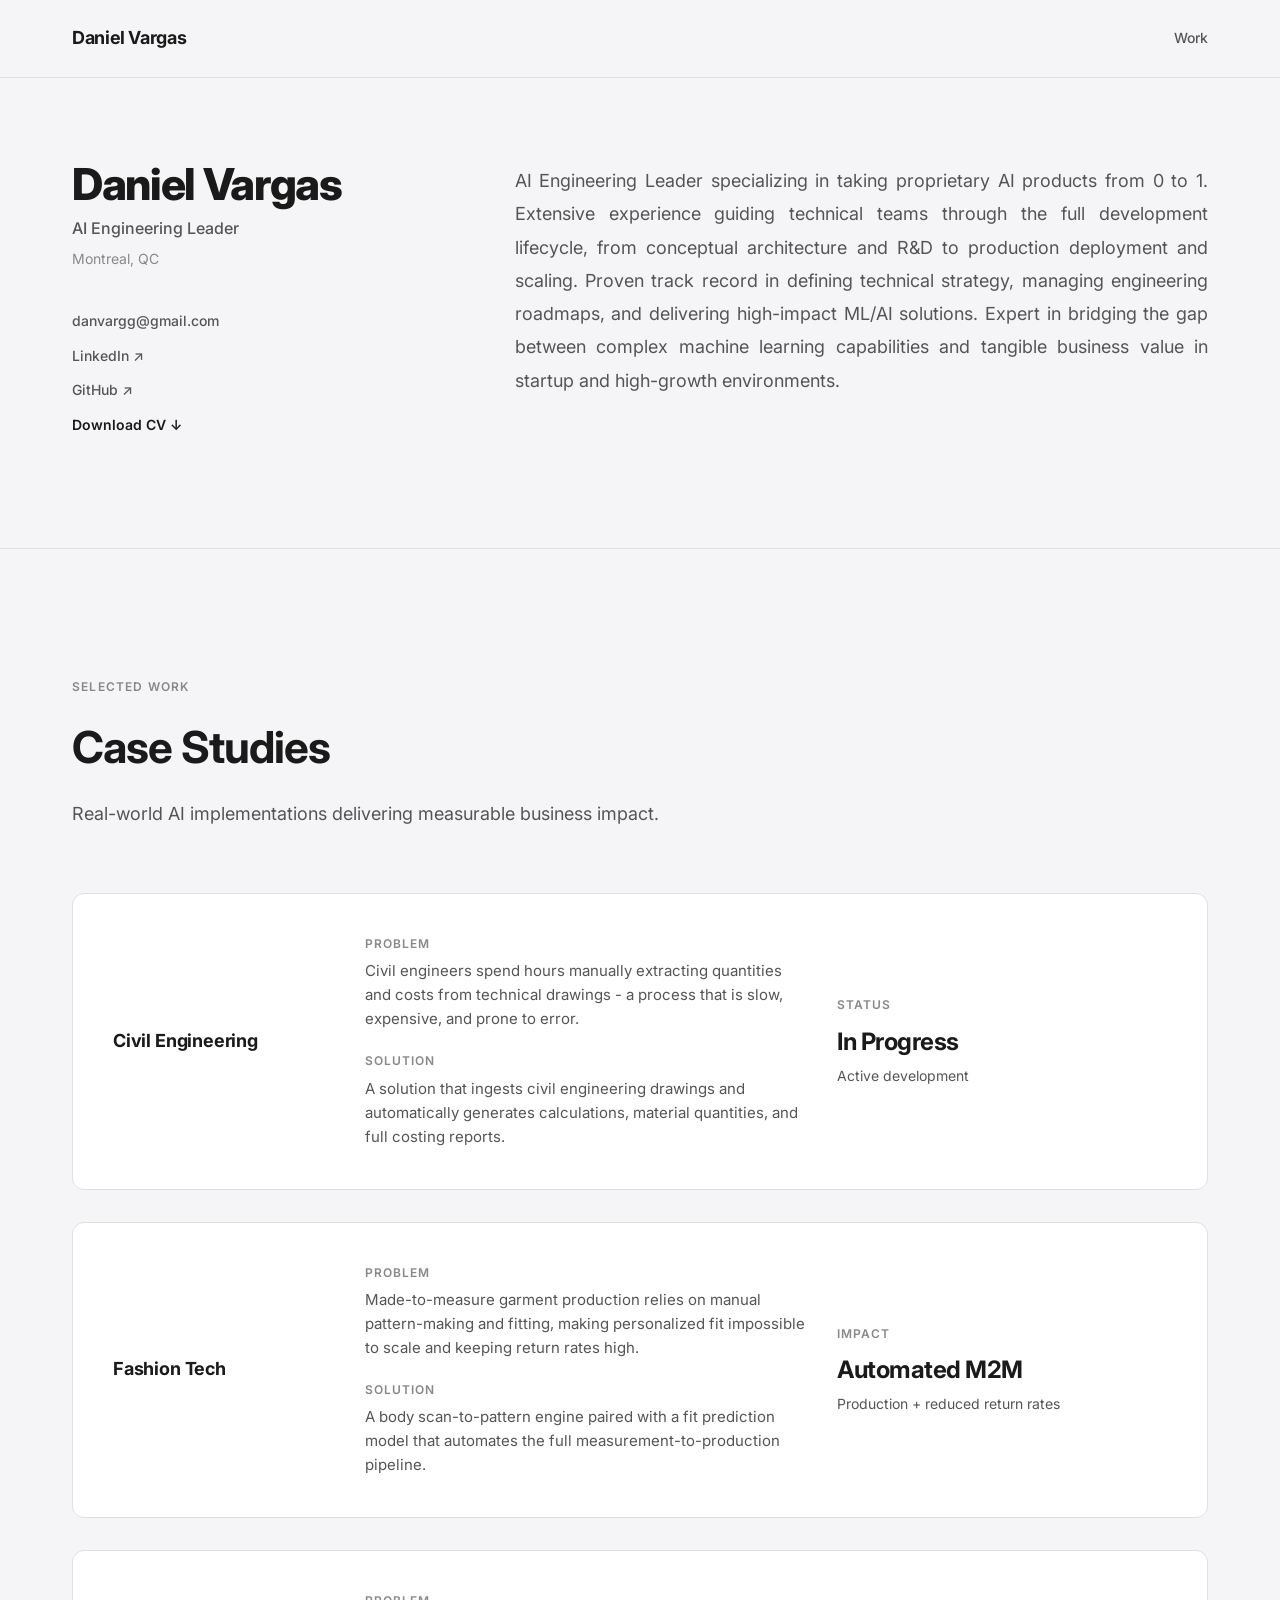
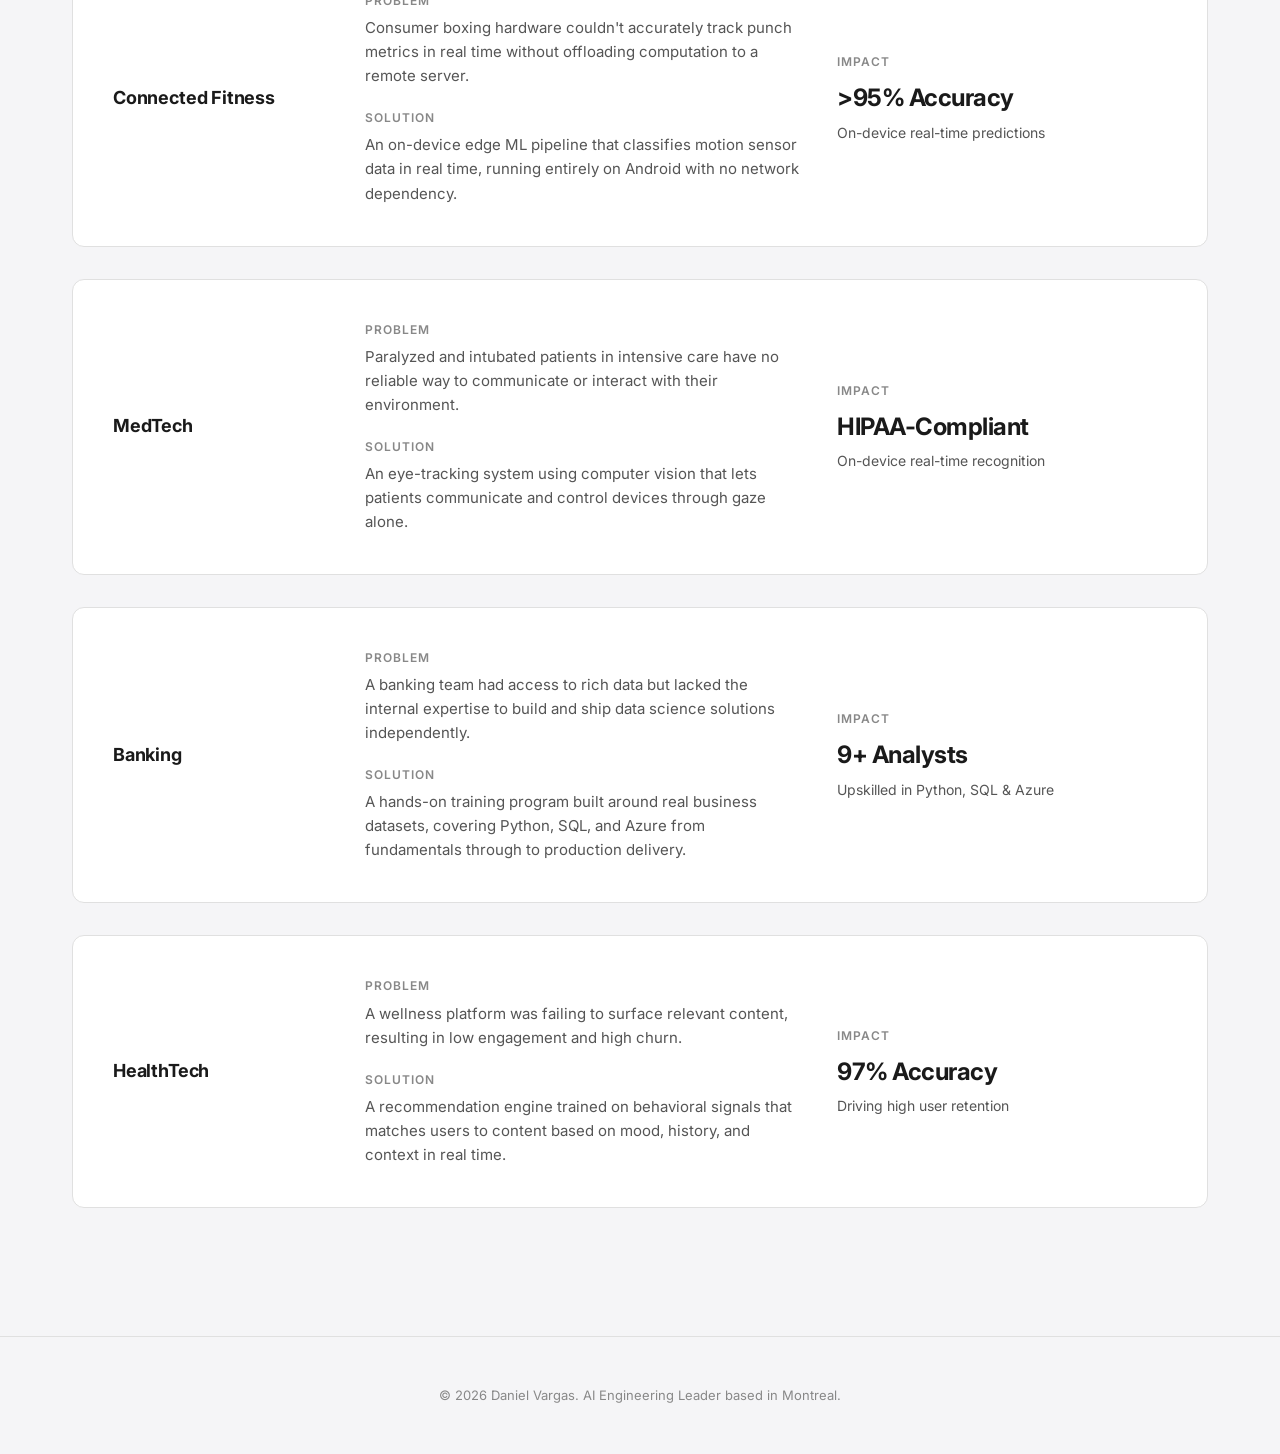
<file: index.html>
<!DOCTYPE html>
<html lang="en">

<head>
    <meta charset="UTF-8">
    <meta name="viewport" content="width=device-width, initial-scale=1.0">
    <title>Daniel Vargas | AI Engineering Leader</title>
    <meta name="description"
        content="AI Engineering Leader specializing in taking proprietary AI products from 0 to 1.">
    <link rel="icon" type="image/svg+xml"
        href="data:image/svg+xml,<svg xmlns='http://www.w3.org/2000/svg' viewBox='0 0 100 100'><rect width='100' height='100' rx='12' fill='%231a1a1a'/><text x='50' y='68' font-family='Inter,Helvetica,sans-serif' font-size='48' font-weight='600' fill='%23F5F5F7' text-anchor='middle'>DV</text></svg>">
    <link rel="preconnect" href="https://fonts.googleapis.com">
    <link rel="preconnect" href="https://fonts.gstatic.com" crossorigin>
    <link href="https://fonts.googleapis.com/css2?family=Inter:wght@400;500;600;700;800&display=swap" rel="stylesheet">
    <link rel="stylesheet" href="styles.css">
</head>

<body>
    <!-- Navigation -->
    <nav>
        <div class="nav-content">
            <div class="logo">Daniel Vargas</div>
            <div class="nav-links">
                <a href="#work">Work</a>
            </div>
        </div>
    </nav>

    <!-- Bio Section -->
    <section class="bio">
        <div class="container">
            <div class="bio-layout">
                <div class="bio-identity">
                    <div class="bio-name">Daniel Vargas</div>
                    <div class="bio-title">AI Engineering Leader</div>
                    <div class="bio-location">Montreal, QC</div>
                    <div class="bio-links">
                        <a href="mailto:danvargg@gmail.com">danvargg@gmail.com</a>
                        <a href="https://linkedin.com/in/danvargg" target="_blank">LinkedIn ↗</a>
                        <a href="https://github.com/danvargg" target="_blank">GitHub ↗</a>
                        <a href="docs/Daniel_Vargas_CV_2026-en-final.pdf" download class="bio-cv-link">Download CV ↓</a>
                    </div>
                </div>
                <p class="bio-text">AI Engineering Leader specializing in taking proprietary AI products from 0 to 1.
                    Extensive experience guiding technical teams through the full development lifecycle, from conceptual
                    architecture and R&D to production deployment and scaling. Proven track record in defining technical
                    strategy, managing engineering roadmaps, and delivering high-impact ML/AI solutions. Expert in
                    bridging the gap between complex machine learning capabilities and tangible business value in
                    startup and high-growth environments.</p>
            </div>
        </div>
    </section>

    <!-- Case Studies Section -->
    <section class="case-studies" id="work">
        <div class="container">
            <div class="case-studies-header">
                <div class="section-label">Selected Work</div>
                <h2>Case Studies</h2>
                <p class="section-description">Real-world AI implementations delivering measurable business impact.</p>
            </div>

            <div class="cases-grid">
                <!-- Civil Engineering (WIP) -->
                <a href="projects/civil-engineering.html" class="case-card-link">
                    <div class="case-card">
                        <div class="case-company">
                            <div class="case-industry">Civil Engineering</div>
                        </div>
                        <div class="case-problem-solution">
                            <div>
                                <h4>Problem</h4>
                                <p>Civil engineers spend hours manually extracting quantities and costs from technical
                                    drawings - a process that is slow, expensive, and prone to error.</p>
                            </div>
                            <div>
                                <h4>Solution</h4>
                                <p>A solution that ingests civil engineering drawings and automatically generates
                                    calculations, material quantities, and full costing reports.</p>
                            </div>
                        </div>
                        <div class="case-impact">
                            <h4>Status</h4>
                            <div class="impact-metric">In Progress</div>
                            <div class="impact-desc">Active development</div>
                        </div>
                    </div>
                </a>

                <!-- Fashion Tech -->
                <a href="projects/fashion-tech.html" class="case-card-link">
                    <div class="case-card">
                        <div class="case-company">
                            <div class="case-industry">Fashion Tech</div>
                        </div>
                        <div class="case-problem-solution">
                            <div>
                                <h4>Problem</h4>
                                <p>Made-to-measure garment production relies on manual pattern-making and fitting,
                                    making personalized fit impossible to scale and keeping return rates high.</p>
                            </div>
                            <div>
                                <h4>Solution</h4>
                                <p>A body scan-to-pattern engine paired with a fit prediction model that
                                    automates the full measurement-to-production pipeline.</p>
                            </div>
                        </div>
                        <div class="case-impact">
                            <h4>Impact</h4>
                            <div class="impact-metric">Automated M2M</div>
                            <div class="impact-desc">Production + reduced return rates</div>
                        </div>
                    </div>
                </a>

                <!-- Connected Fitness -->
                <a href="projects/connected-fitness.html" class="case-card-link">
                    <div class="case-card">
                        <div class="case-company">
                            <div class="case-industry">Connected Fitness</div>
                        </div>
                        <div class="case-problem-solution">
                            <div>
                                <h4>Problem</h4>
                                <p>Consumer boxing hardware couldn't accurately track punch metrics in real time without
                                    offloading computation to a remote server.</p>
                            </div>
                            <div>
                                <h4>Solution</h4>
                                <p>An on-device edge ML pipeline that classifies motion sensor data in real time,
                                    running entirely on Android with no network dependency.</p>
                            </div>
                        </div>
                        <div class="case-impact">
                            <h4>Impact</h4>
                            <div class="impact-metric">>95% Accuracy</div>
                            <div class="impact-desc">On-device real-time predictions</div>
                        </div>
                    </div>
                </a>

                <!-- MedTech -->
                <a href="projects/medtech.html" class="case-card-link">
                    <div class="case-card">
                        <div class="case-company">
                            <div class="case-industry">MedTech</div>
                        </div>
                        <div class="case-problem-solution">
                            <div>
                                <h4>Problem</h4>
                                <p>Paralyzed and intubated patients in intensive care have no reliable way to
                                    communicate or interact with their environment.</p>
                            </div>
                            <div>
                                <h4>Solution</h4>
                                <p>An eye-tracking system using computer vision that lets patients communicate and
                                    control devices through gaze alone.</p>
                            </div>
                        </div>
                        <div class="case-impact">
                            <h4>Impact</h4>
                            <div class="impact-metric">HIPAA-Compliant</div>
                            <div class="impact-desc">On-device real-time recognition</div>
                        </div>
                    </div>
                </a>

                <!-- Banking -->
                <a href="projects/banking.html" class="case-card-link">
                    <div class="case-card">
                        <div class="case-company">
                            <div class="case-industry">Banking</div>
                        </div>
                        <div class="case-problem-solution">
                            <div>
                                <h4>Problem</h4>
                                <p>A banking team had access to rich data but lacked the internal expertise to build and
                                    ship data science solutions independently.</p>
                            </div>
                            <div>
                                <h4>Solution</h4>
                                <p>A hands-on training program built around real business datasets, covering Python,
                                    SQL, and Azure from fundamentals through to production delivery.</p>
                            </div>
                        </div>
                        <div class="case-impact">
                            <h4>Impact</h4>
                            <div class="impact-metric">9+ Analysts</div>
                            <div class="impact-desc">Upskilled in Python, SQL & Azure</div>
                        </div>
                    </div>
                </a>

                <!-- HealthTech -->
                <a href="projects/wellness.html" class="case-card-link">
                    <div class="case-card">
                        <div class="case-company">
                            <div class="case-industry">HealthTech</div>
                        </div>
                        <div class="case-problem-solution">
                            <div>
                                <h4>Problem</h4>
                                <p>A wellness platform was failing to surface relevant content,
                                    resulting in low engagement and high churn.</p>
                            </div>
                            <div>
                                <h4>Solution</h4>
                                <p>A recommendation engine trained on behavioral signals that matches users to content
                                    based on mood, history, and context in real time.</p>
                            </div>
                        </div>
                        <div class="case-impact">
                            <h4>Impact</h4>
                            <div class="impact-metric">97% Accuracy</div>
                            <div class="impact-desc">Driving high user retention</div>
                        </div>
                    </div>
                </a>
            </div>
        </div>
    </section>

    <!-- Footer -->
    <footer>
        <div class="container">
            <div class="copyright">
                © 2026 Daniel Vargas. AI Engineering Leader based in Montreal.
            </div>
        </div>
    </footer>
</body>

</html>
</file>
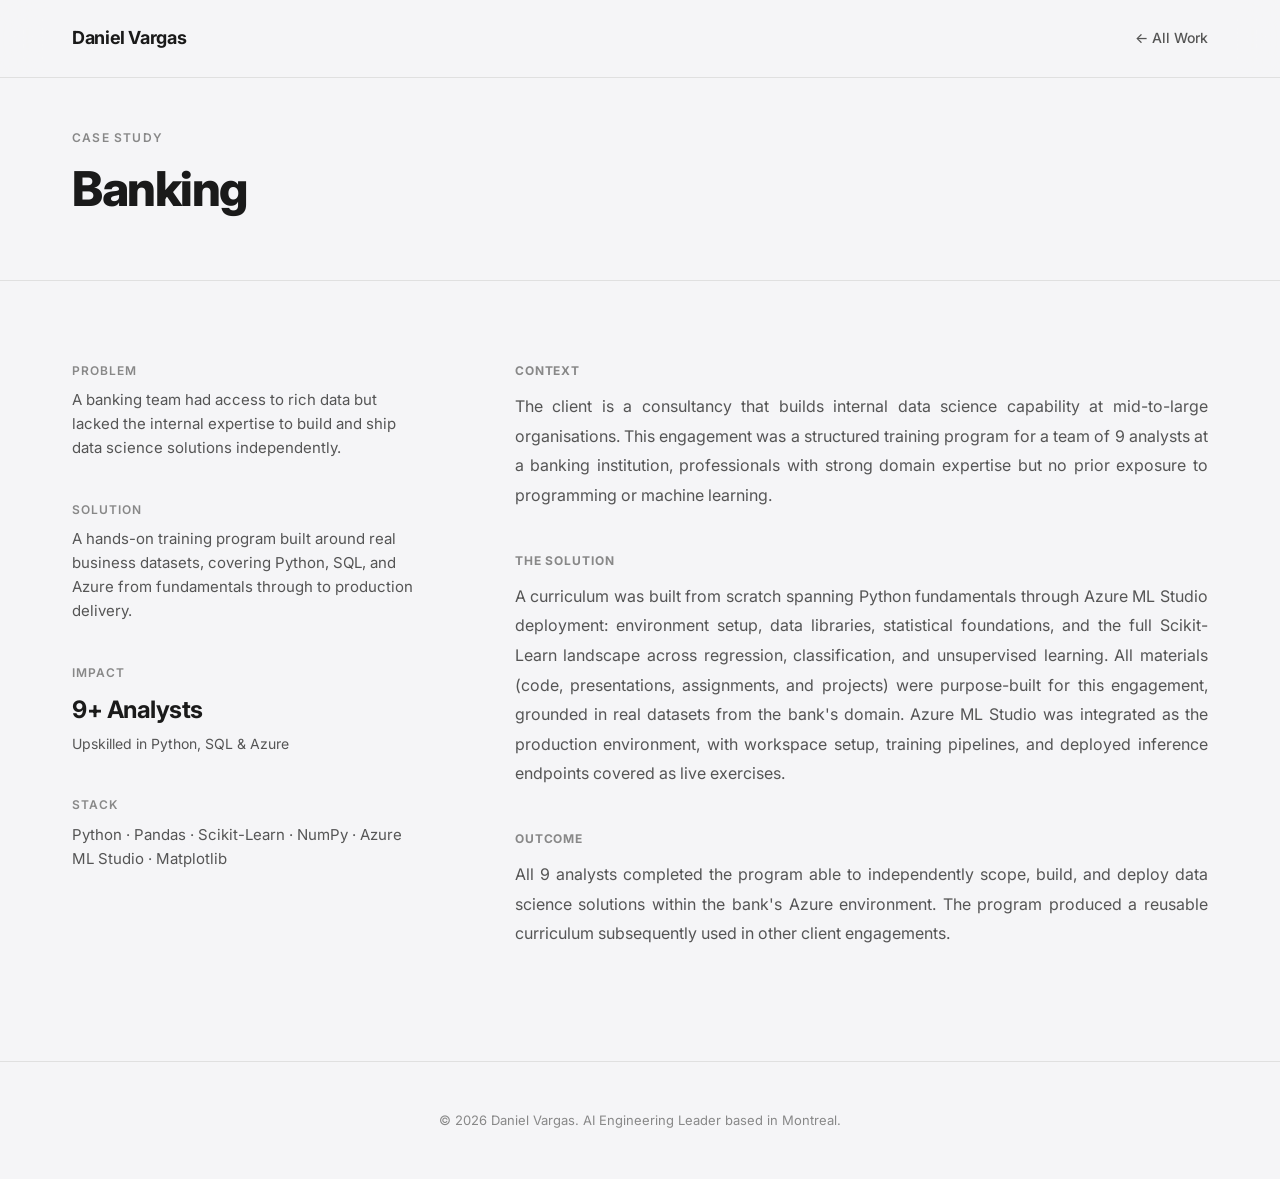
<file: projects/banking.html>
<!DOCTYPE html>
<html lang="en">

<head>
    <meta charset="UTF-8">
    <meta name="viewport" content="width=device-width, initial-scale=1.0">
    <title>Banking — Daniel Vargas</title>
    <meta name="description"
        content="Hands-on data science training program that upskilled a banking team in Python, SQL, and Azure.">
    <link rel="icon" type="image/svg+xml"
        href="data:image/svg+xml,<svg xmlns='http://www.w3.org/2000/svg' viewBox='0 0 100 100'><rect width='100' height='100' rx='12' fill='%231a1a1a'/><text x='50' y='68' font-family='Inter,Helvetica,sans-serif' font-size='48' font-weight='600' fill='%23F5F5F7' text-anchor='middle'>DV</text></svg>">
    <link rel="preconnect" href="https://fonts.googleapis.com">
    <link rel="preconnect" href="https://fonts.gstatic.com" crossorigin>
    <link href="https://fonts.googleapis.com/css2?family=Inter:wght@400;500;600;700;800&display=swap" rel="stylesheet">
    <link rel="stylesheet" href="../styles.css">
</head>

<body>
    <nav>
        <div class="nav-content">
            <a href="../index.html" class="logo">Daniel Vargas</a>
            <div class="nav-links">
                <a href="../index.html#work">← All Work</a>
            </div>
        </div>
    </nav>

    <header class="project-header">
        <div class="container">
            <div class="section-label">Case Study</div>
            <div class="case-industry">Banking</div>
        </div>
    </header>

    <div class="container">
        <div class="project-layout">
            <div class="project-sidebar">
                <div class="project-sidebar-block">
                    <h4>Problem</h4>
                    <p>A banking team had access to rich data but lacked the internal expertise to build and ship data
                        science solutions independently.</p>
                </div>
                <div class="project-sidebar-block">
                    <h4>Solution</h4>
                    <p>A hands-on training program built around real business datasets, covering Python, SQL, and Azure
                        from fundamentals through to production delivery.</p>
                </div>
                <div class="project-sidebar-block">
                    <h4>Impact</h4>
                    <div class="impact-metric">9+ Analysts</div>
                    <div class="impact-desc">Upskilled in Python, SQL & Azure</div>
                </div>
                <div class="project-sidebar-block">
                    <h4>Stack</h4>
                    <p>Python · Pandas · Scikit-Learn · NumPy · Azure ML Studio · Matplotlib</p>
                </div>
            </div>

            <div class="project-narrative">
                <div>
                    <h3>Context</h3>
                    <p>The client is a consultancy that builds internal data science capability at mid-to-large
                        organisations. This engagement was a structured training program for a team of 9 analysts at a
                        banking institution, professionals with strong domain expertise but no prior exposure to
                        programming or machine learning.</p>
                </div>
                <div>
                    <h3>The solution</h3>
                    <p>A curriculum was built from scratch spanning Python fundamentals through Azure ML Studio
                        deployment: environment setup, data libraries, statistical
                        foundations, and the full Scikit-Learn landscape across regression, classification, and
                        unsupervised learning. All materials (code, presentations, assignments, and projects) were
                        purpose-built for this engagement, grounded in real datasets from the bank's domain. Azure ML
                        Studio was integrated as the production environment, with workspace setup, training pipelines,
                        and deployed inference endpoints covered as live exercises.</p>
                </div>
                <div>
                    <h3>Outcome</h3>
                    <p>All 9 analysts completed the program able to independently scope, build, and deploy data science
                        solutions within the bank's Azure environment. The program produced a reusable curriculum
                        subsequently used in other client engagements.</p>
                </div>
            </div>
        </div>
    </div>

    <footer>
        <div class="container">
            <div class="copyright">
                © 2026 Daniel Vargas. AI Engineering Leader based in Montreal.
            </div>
        </div>
    </footer>
</body>

</html>
</file>
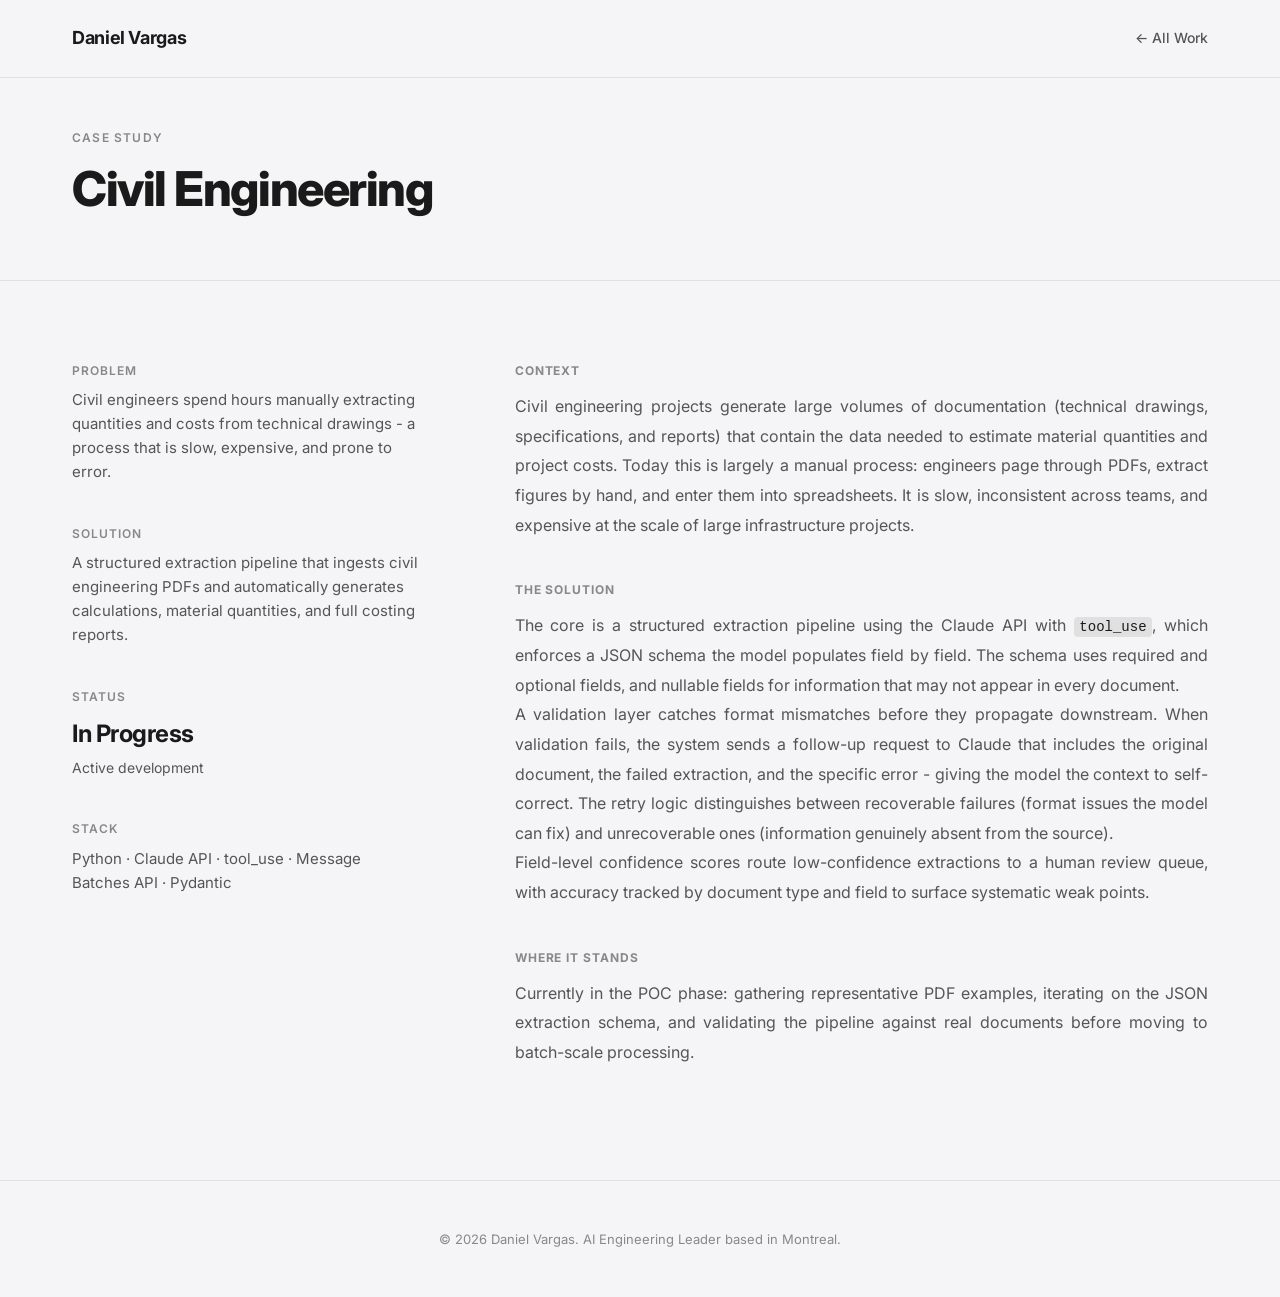
<file: projects/civil-engineering.html>
<!DOCTYPE html>
<html lang="en">

<head>
    <meta charset="UTF-8">
    <meta name="viewport" content="width=device-width, initial-scale=1.0">
    <title>Civil Engineering — Daniel Vargas</title>
    <meta name="description"
        content="Structured data extraction pipeline for civil engineering documents using the Claude API.">
    <link rel="icon" type="image/svg+xml"
        href="data:image/svg+xml,<svg xmlns='http://www.w3.org/2000/svg' viewBox='0 0 100 100'><rect width='100' height='100' rx='12' fill='%231a1a1a'/><text x='50' y='68' font-family='Inter,Helvetica,sans-serif' font-size='48' font-weight='600' fill='%23F5F5F7' text-anchor='middle'>DV</text></svg>">
    <link rel="preconnect" href="https://fonts.googleapis.com">
    <link rel="preconnect" href="https://fonts.gstatic.com" crossorigin>
    <link href="https://fonts.googleapis.com/css2?family=Inter:wght@400;500;600;700;800&display=swap" rel="stylesheet">
    <link rel="stylesheet" href="../styles.css">
</head>

<body>
    <nav>
        <div class="nav-content">
            <a href="../index.html" class="logo">Daniel Vargas</a>
            <div class="nav-links">
                <a href="../index.html#work">← All Work</a>
            </div>
        </div>
    </nav>

    <header class="project-header">
        <div class="container">
            <div class="section-label">Case Study</div>
            <div class="case-industry">Civil Engineering</div>
        </div>
    </header>

    <div class="container">
        <div class="project-layout">
            <div class="project-sidebar">
                <div class="project-sidebar-block">
                    <h4>Problem</h4>
                    <p>Civil engineers spend hours manually extracting quantities and costs from technical drawings - a
                        process that is slow, expensive, and prone to error.</p>
                </div>
                <div class="project-sidebar-block">
                    <h4>Solution</h4>
                    <p>A structured extraction pipeline that ingests civil engineering PDFs and automatically generates
                        calculations, material quantities, and full costing reports.</p>
                </div>
                <div class="project-sidebar-block">
                    <h4>Status</h4>
                    <div class="impact-metric">In Progress</div>
                    <div class="impact-desc">Active development</div>
                </div>
                <div class="project-sidebar-block">
                    <h4>Stack</h4>
                    <p>Python · Claude API · tool_use · Message Batches API · Pydantic</p>
                </div>
            </div>

            <div class="project-narrative">
                <div>
                    <h3>Context</h3>
                    <p>Civil engineering projects generate large volumes of documentation (technical drawings,
                        specifications, and reports) that contain the data needed to estimate material quantities and
                        project costs. Today this is largely a manual process: engineers page through PDFs, extract
                        figures by hand, and enter them into spreadsheets. It is slow, inconsistent across teams, and
                        expensive at the scale of large infrastructure projects.</p>
                </div>
                <div>
                    <h3>The solution</h3>
                    <p>The core is a structured extraction pipeline using the Claude API with <code>tool_use</code>,
                        which enforces a JSON schema the model populates field by field. The schema uses required and
                        optional fields, and nullable fields for information that may not appear in every document.</p>
                    <p>A validation layer catches format mismatches before they propagate downstream. When
                        validation fails, the system sends a follow-up request to Claude that includes the original
                        document, the failed extraction, and the specific error - giving the model the context to
                        self-correct. The retry logic distinguishes between recoverable failures (format issues the
                        model can fix) and unrecoverable ones (information genuinely absent from the source).</p>
                    <p> Field-level confidence scores route low-confidence extractions to a human review queue, with
                        accuracy tracked by document type and field to surface systematic weak points.
                    </p>
                </div>
                <div>
                    <h3>Where It Stands</h3>
                    <p>Currently in the POC phase: gathering representative PDF examples, iterating on the JSON
                        extraction schema, and validating the pipeline against real documents before moving to
                        batch-scale processing.</p>
                </div>
            </div>
        </div>
    </div>

    <footer>
        <div class="container">
            <div class="copyright">
                © 2026 Daniel Vargas. AI Engineering Leader based in Montreal.
            </div>
        </div>
    </footer>
</body>

</html>
</file>
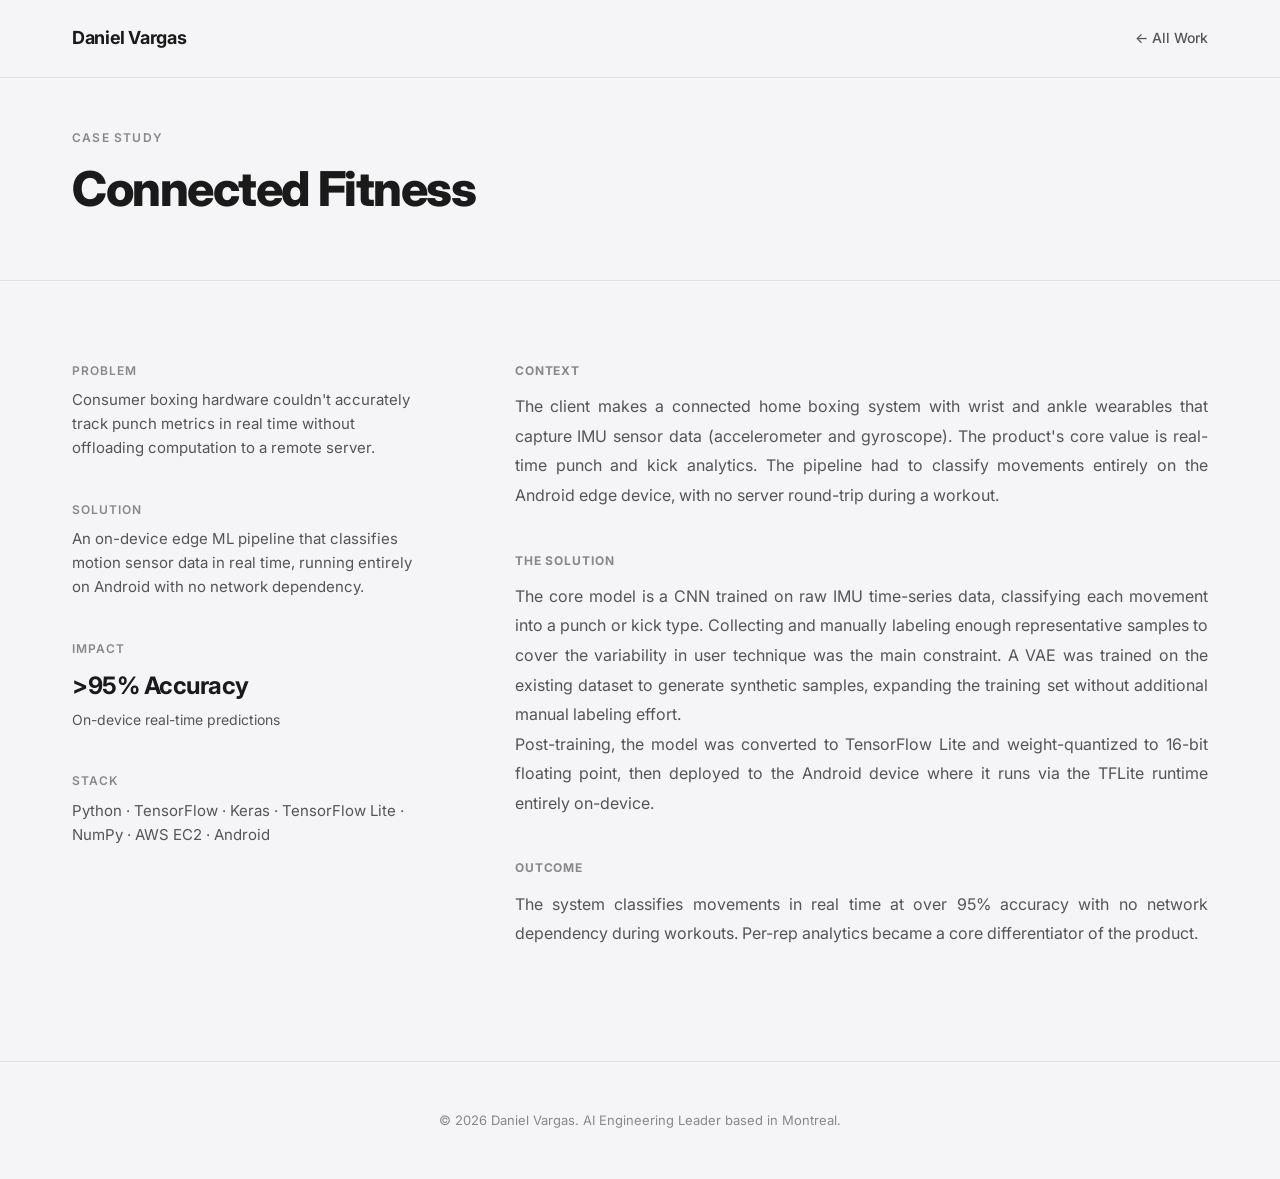
<file: projects/connected-fitness.html>
<!DOCTYPE html>
<html lang="en">

<head>
    <meta charset="UTF-8">
    <meta name="viewport" content="width=device-width, initial-scale=1.0">
    <title>Connected Fitness — Daniel Vargas</title>
    <meta name="description"
        content="On-device edge ML pipeline for real-time punch and kick tracking on consumer boxing hardware.">
    <link rel="icon" type="image/svg+xml"
        href="data:image/svg+xml,<svg xmlns='http://www.w3.org/2000/svg' viewBox='0 0 100 100'><rect width='100' height='100' rx='12' fill='%231a1a1a'/><text x='50' y='68' font-family='Inter,Helvetica,sans-serif' font-size='48' font-weight='600' fill='%23F5F5F7' text-anchor='middle'>DV</text></svg>">
    <link rel="preconnect" href="https://fonts.googleapis.com">
    <link rel="preconnect" href="https://fonts.gstatic.com" crossorigin>
    <link href="https://fonts.googleapis.com/css2?family=Inter:wght@400;500;600;700;800&display=swap" rel="stylesheet">
    <link rel="stylesheet" href="../styles.css">
</head>

<body>
    <nav>
        <div class="nav-content">
            <a href="../index.html" class="logo">Daniel Vargas</a>
            <div class="nav-links">
                <a href="../index.html#work">← All Work</a>
            </div>
        </div>
    </nav>

    <header class="project-header">
        <div class="container">
            <div class="section-label">Case Study</div>
            <div class="case-industry">Connected Fitness</div>
        </div>
    </header>

    <div class="container">
        <div class="project-layout">
            <div class="project-sidebar">
                <div class="project-sidebar-block">
                    <h4>Problem</h4>
                    <p>Consumer boxing hardware couldn't accurately track punch metrics in real time without offloading
                        computation to a remote server.</p>
                </div>
                <div class="project-sidebar-block">
                    <h4>Solution</h4>
                    <p>An on-device edge ML pipeline that classifies motion sensor data in real time, running entirely
                        on Android with no network dependency.</p>
                </div>
                <div class="project-sidebar-block">
                    <h4>Impact</h4>
                    <div class="impact-metric">&gt;95% Accuracy</div>
                    <div class="impact-desc">On-device real-time predictions</div>
                </div>
                <div class="project-sidebar-block">
                    <h4>Stack</h4>
                    <p>Python · TensorFlow · Keras · TensorFlow Lite · NumPy · AWS EC2 · Android</p>
                </div>
            </div>

            <div class="project-narrative">
                <div>
                    <h3>Context</h3>
                    <p>The client makes a connected home boxing system with wrist and ankle wearables that capture IMU
                        sensor data (accelerometer and gyroscope). The product's core value is real-time punch and kick
                        analytics. The pipeline had to classify movements entirely on the Android edge device, with no
                        server round-trip during a workout.</p>
                </div>
                <div>
                    <h3>The solution</h3>
                    <p>The core model is a CNN trained on raw IMU time-series data, classifying each movement into a
                        punch or kick type. Collecting and manually labeling enough representative samples to cover the
                        variability in user technique was the main constraint. A VAE was trained on the existing
                        dataset to generate synthetic samples, expanding the training set without additional manual
                        labeling effort.</p>
                    <p>Post-training, the model was converted to TensorFlow Lite and weight-quantized to 16-bit floating
                        point, then deployed to the Android device where it runs via the TFLite runtime entirely
                        on-device.</p>
                </div>
                <div>
                    <h3>Outcome</h3>
                    <p>The system classifies movements in real time at over 95% accuracy with no network dependency
                        during workouts. Per-rep analytics became a core differentiator of the product.</p>
                </div>
            </div>
        </div>
    </div>

    <footer>
        <div class="container">
            <div class="copyright">
                © 2026 Daniel Vargas. AI Engineering Leader based in Montreal.
            </div>
        </div>
    </footer>
</body>

</html>
</file>
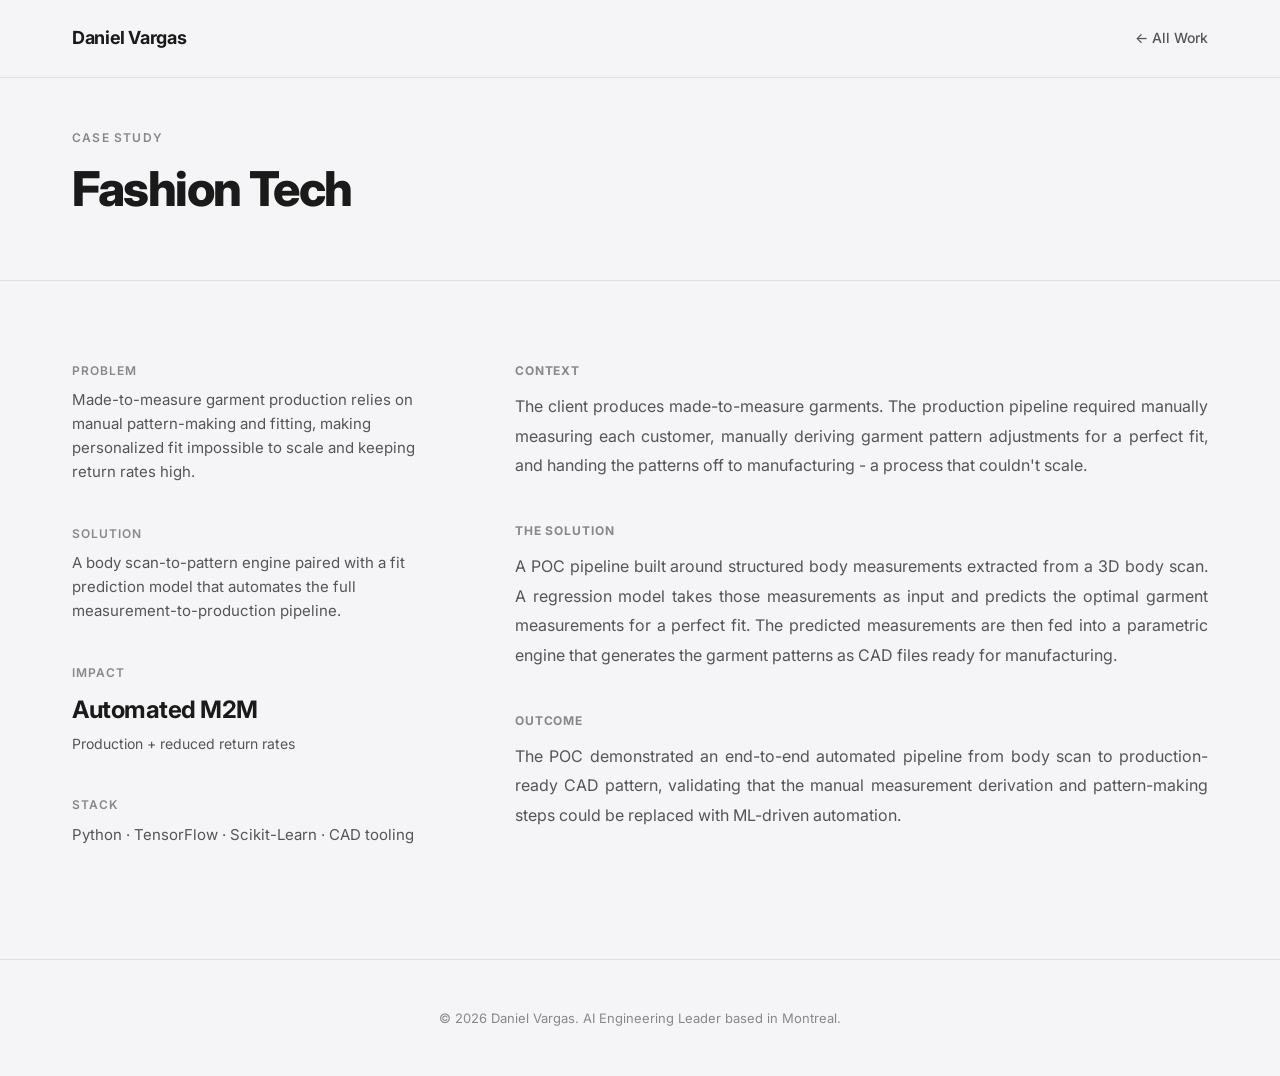
<file: projects/fashion-tech.html>
<!DOCTYPE html>
<html lang="en">

<head>
    <meta charset="UTF-8">
    <meta name="viewport" content="width=device-width, initial-scale=1.0">
    <title>Fashion Tech — Daniel Vargas</title>
    <meta name="description"
        content="Computer vision scan-to-pattern engine and fit prediction system for automated made-to-measure garment production.">
    <link rel="icon" type="image/svg+xml"
        href="data:image/svg+xml,<svg xmlns='http://www.w3.org/2000/svg' viewBox='0 0 100 100'><rect width='100' height='100' rx='12' fill='%231a1a1a'/><text x='50' y='68' font-family='Inter,Helvetica,sans-serif' font-size='48' font-weight='600' fill='%23F5F5F7' text-anchor='middle'>DV</text></svg>">
    <link rel="preconnect" href="https://fonts.googleapis.com">
    <link rel="preconnect" href="https://fonts.gstatic.com" crossorigin>
    <link href="https://fonts.googleapis.com/css2?family=Inter:wght@400;500;600;700;800&display=swap" rel="stylesheet">
    <link rel="stylesheet" href="../styles.css">
</head>

<body>
    <nav>
        <div class="nav-content">
            <a href="../index.html" class="logo">Daniel Vargas</a>
            <div class="nav-links">
                <a href="../index.html#work">← All Work</a>
            </div>
        </div>
    </nav>

    <header class="project-header">
        <div class="container">
            <div class="section-label">Case Study</div>
            <div class="case-industry">Fashion Tech</div>
        </div>
    </header>

    <div class="container">
        <div class="project-layout">
            <div class="project-sidebar">
                <div class="project-sidebar-block">
                    <h4>Problem</h4>
                    <p>Made-to-measure garment production relies on manual pattern-making and fitting, making
                        personalized fit impossible to scale and keeping return rates high.</p>
                </div>
                <div class="project-sidebar-block">
                    <h4>Solution</h4>
                    <p>A body scan-to-pattern engine paired with a fit prediction model that automates the full
                        measurement-to-production pipeline.</p>
                </div>
                <div class="project-sidebar-block">
                    <h4>Impact</h4>
                    <div class="impact-metric">Automated M2M</div>
                    <div class="impact-desc">Production + reduced return rates</div>
                </div>
                <div class="project-sidebar-block">
                    <h4>Stack</h4>
                    <p>Python · TensorFlow · Scikit-Learn · CAD tooling</p>
                </div>
            </div>

            <div class="project-narrative">
                <div>
                    <h3>Context</h3>
                    <p>The client produces made-to-measure garments. The production pipeline required manually measuring
                        each customer, manually deriving garment pattern adjustments for a perfect fit, and handing the
                        patterns off to manufacturing - a process that couldn't scale.</p>
                </div>
                <div>
                    <h3>The solution</h3>
                    <p>A POC pipeline built around structured body measurements extracted from a 3D body scan. A
                        regression model takes those measurements as input and predicts the optimal garment measurements
                        for a perfect fit. The predicted measurements are then fed into a parametric engine that
                        generates the garment patterns as CAD files ready for manufacturing.</p>
                </div>
                <div>
                    <h3>Outcome</h3>
                    <p>The POC demonstrated an end-to-end automated pipeline from body scan to production-ready CAD
                        pattern, validating that the manual measurement derivation and pattern-making steps could be
                        replaced with ML-driven automation.</p>
                </div>
            </div>
        </div>
    </div>

    <footer>
        <div class="container">
            <div class="copyright">
                © 2026 Daniel Vargas. AI Engineering Leader based in Montreal.
            </div>
        </div>
    </footer>
</body>

</html>
</file>
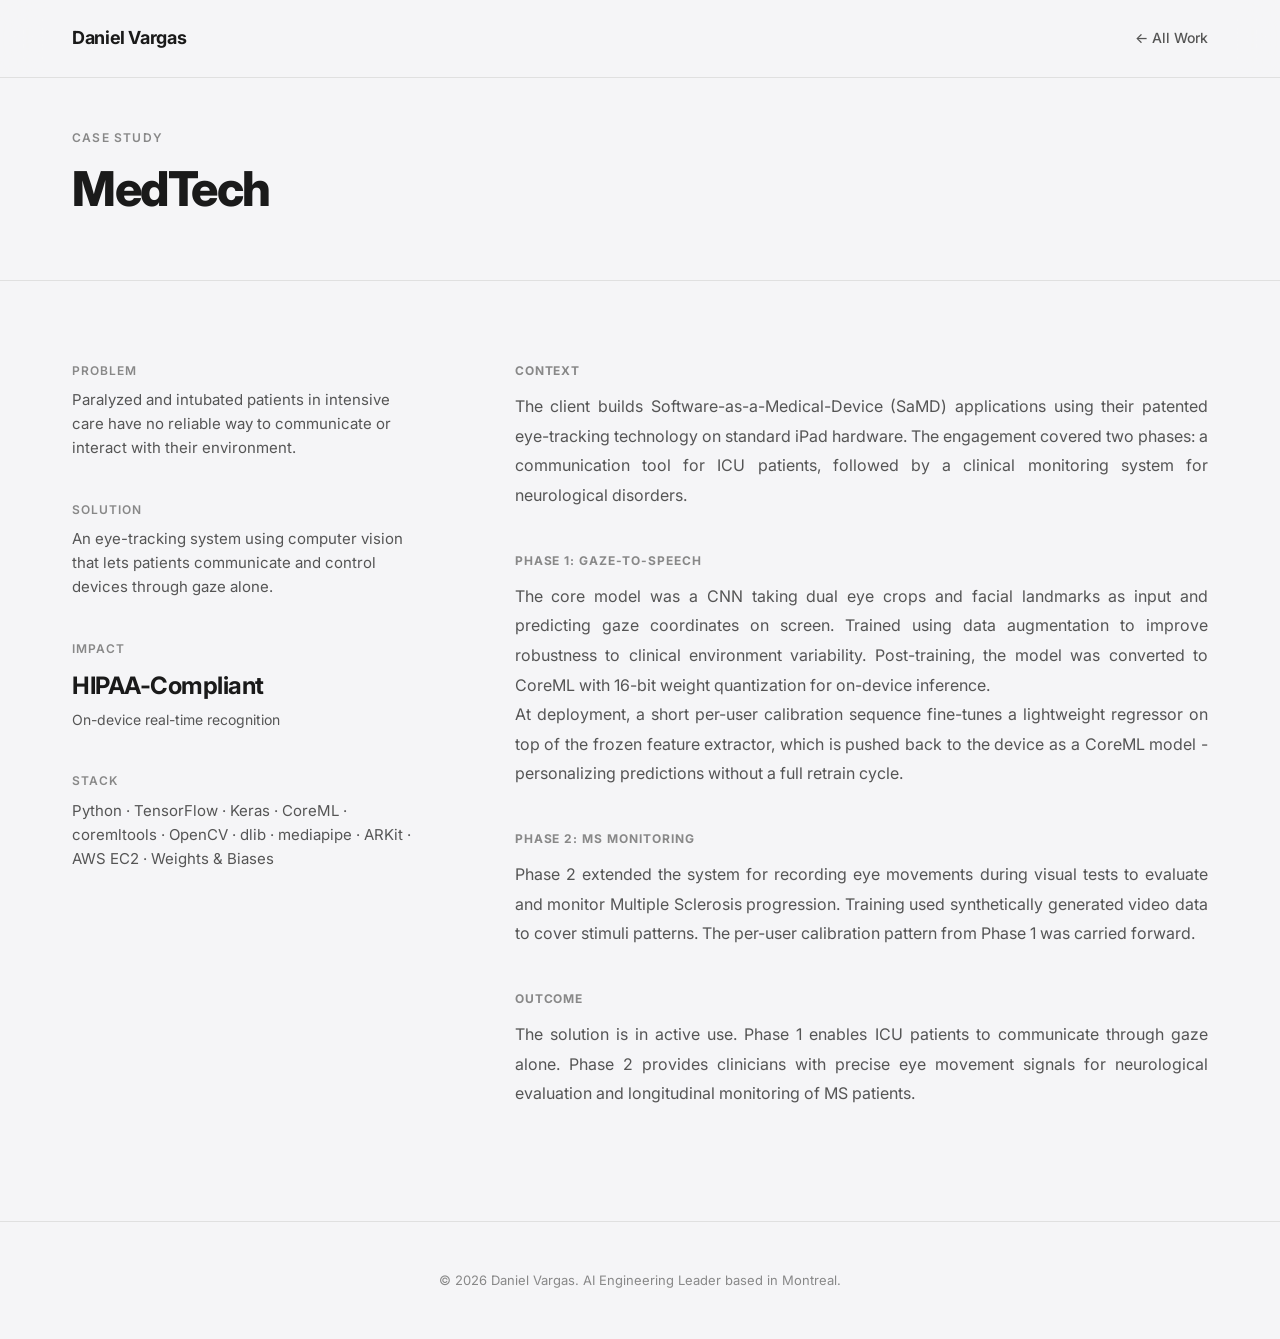
<file: projects/medtech.html>
<!DOCTYPE html>
<html lang="en">

<head>
    <meta charset="UTF-8">
    <meta name="viewport" content="width=device-width, initial-scale=1.0">
    <title>MedTech — Daniel Vargas</title>
    <meta name="description"
        content="Eye-tracking system enabling paralyzed and intubated patients to communicate and control devices through gaze.">
    <link rel="icon" type="image/svg+xml"
        href="data:image/svg+xml,<svg xmlns='http://www.w3.org/2000/svg' viewBox='0 0 100 100'><rect width='100' height='100' rx='12' fill='%231a1a1a'/><text x='50' y='68' font-family='Inter,Helvetica,sans-serif' font-size='48' font-weight='600' fill='%23F5F5F7' text-anchor='middle'>DV</text></svg>">
    <link rel="preconnect" href="https://fonts.googleapis.com">
    <link rel="preconnect" href="https://fonts.gstatic.com" crossorigin>
    <link href="https://fonts.googleapis.com/css2?family=Inter:wght@400;500;600;700;800&display=swap" rel="stylesheet">
    <link rel="stylesheet" href="../styles.css">
</head>

<body>
    <nav>
        <div class="nav-content">
            <a href="../index.html" class="logo">Daniel Vargas</a>
            <div class="nav-links">
                <a href="../index.html#work">← All Work</a>
            </div>
        </div>
    </nav>

    <header class="project-header">
        <div class="container">
            <div class="section-label">Case Study</div>
            <div class="case-industry">MedTech</div>
        </div>
    </header>

    <div class="container">
        <div class="project-layout">
            <div class="project-sidebar">
                <div class="project-sidebar-block">
                    <h4>Problem</h4>
                    <p>Paralyzed and intubated patients in intensive care have no reliable way to communicate or
                        interact with their environment.</p>
                </div>
                <div class="project-sidebar-block">
                    <h4>Solution</h4>
                    <p>An eye-tracking system using computer vision that lets patients communicate and control devices
                        through gaze alone.</p>
                </div>
                <div class="project-sidebar-block">
                    <h4>Impact</h4>
                    <div class="impact-metric">HIPAA-Compliant</div>
                    <div class="impact-desc">On-device real-time recognition</div>
                </div>
                <div class="project-sidebar-block">
                    <h4>Stack</h4>
                    <p>Python · TensorFlow · Keras · CoreML · coremltools · OpenCV · dlib · mediapipe · ARKit · AWS EC2
                        · Weights & Biases</p>
                </div>
            </div>

            <div class="project-narrative">
                <div>
                    <h3>Context</h3>
                    <p>The client builds Software-as-a-Medical-Device (SaMD) applications using their patented
                        eye-tracking technology on standard iPad hardware. The engagement covered two phases: a
                        communication tool for ICU patients, followed by a clinical monitoring system for neurological
                        disorders.</p>
                </div>
                <div>
                    <h3>Phase 1: Gaze-to-Speech</h3>
                    <p>The core model was a CNN taking dual
                        eye crops and facial landmarks as input and predicting gaze coordinates on
                        screen. Trained using data augmentation to improve robustness
                        to clinical environment variability.
                        Post-training, the model was converted to CoreML with 16-bit weight quantization for on-device
                        inference.</p>
                    <p>At deployment, a short per-user calibration sequence fine-tunes a lightweight regressor on top of
                        the frozen feature extractor, which is pushed back to the device as a CoreML model -
                        personalizing predictions without a full retrain cycle.</p>
                </div>
                <div>
                    <h3>Phase 2: MS Monitoring</h3>
                    <p>Phase 2 extended the system for recording eye movements during visual tests to evaluate and
                        monitor Multiple Sclerosis progression. Training used synthetically generated video data to
                        cover stimuli patterns. The per-user calibration pattern from
                        Phase 1 was carried forward.</p>
                </div>
                <div>
                    <h3>Outcome</h3>
                    <p>The solution is in active use. Phase 1 enables ICU
                        patients to communicate through gaze alone. Phase 2 provides clinicians with precise eye
                        movement signals for neurological evaluation and longitudinal monitoring of MS patients.</p>
                </div>
            </div>
        </div>
    </div>

    <footer>
        <div class="container">
            <div class="copyright">
                © 2026 Daniel Vargas. AI Engineering Leader based in Montreal.
            </div>
        </div>
    </footer>
</body>

</html>
</file>
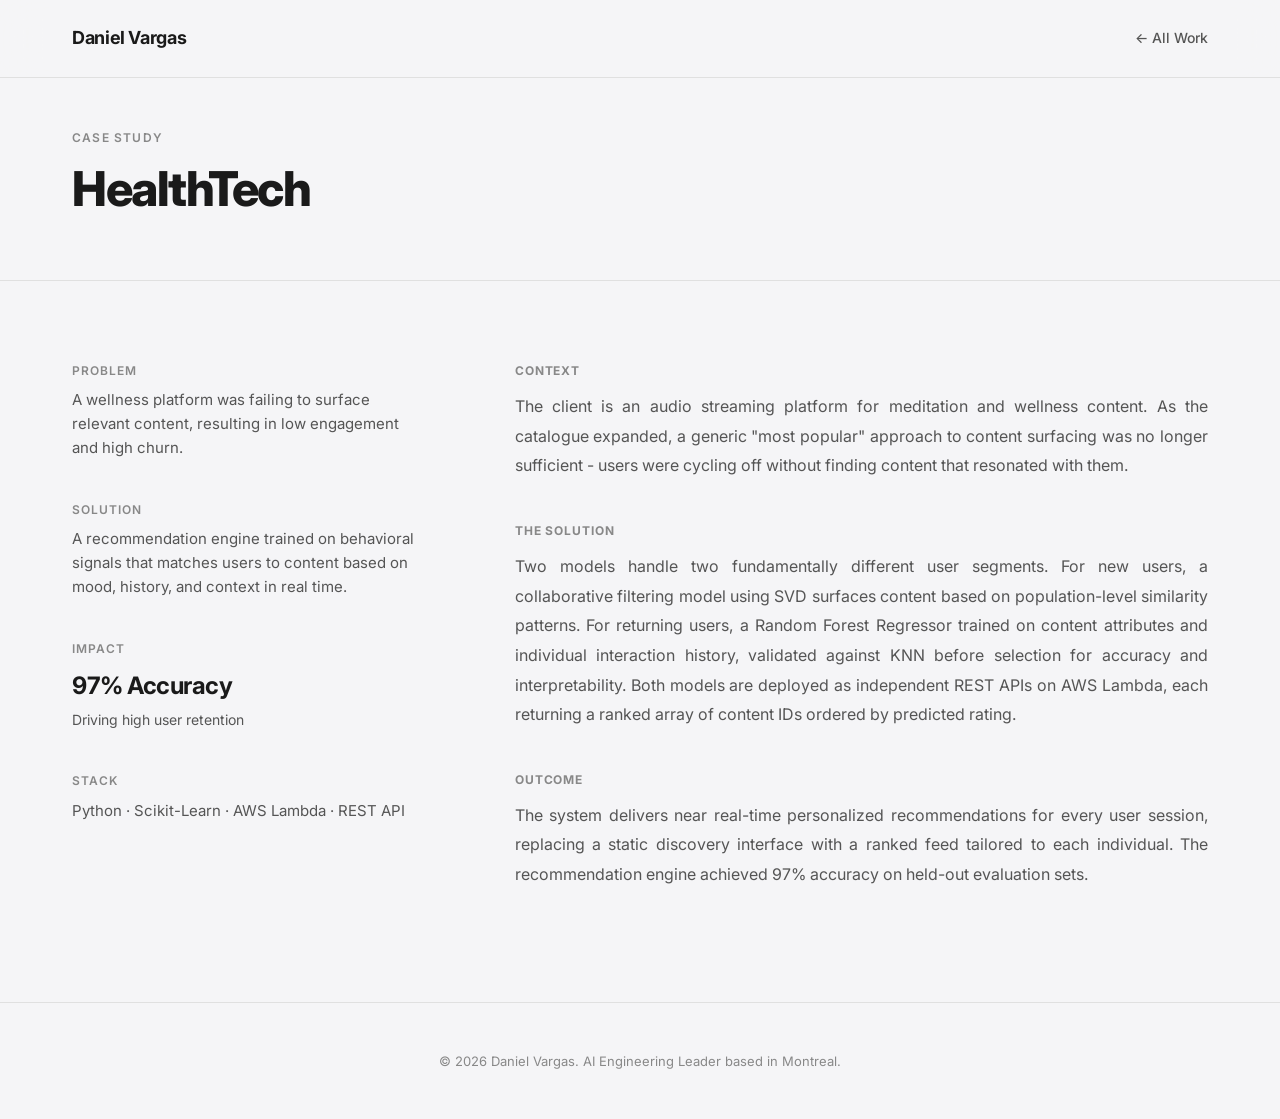
<file: projects/wellness.html>
<!DOCTYPE html>
<html lang="en">

<head>
    <meta charset="UTF-8">
    <meta name="viewport" content="width=device-width, initial-scale=1.0">
    <title>HealthTech — Daniel Vargas</title>
    <meta name="description"
        content="Personalized recommendation engine for a wellness platform, matching millions of users to content based on behavioral signals.">
    <link rel="icon" type="image/svg+xml"
        href="data:image/svg+xml,<svg xmlns='http://www.w3.org/2000/svg' viewBox='0 0 100 100'><rect width='100' height='100' rx='12' fill='%231a1a1a'/><text x='50' y='68' font-family='Inter,Helvetica,sans-serif' font-size='48' font-weight='600' fill='%23F5F5F7' text-anchor='middle'>DV</text></svg>">
    <link rel="preconnect" href="https://fonts.googleapis.com">
    <link rel="preconnect" href="https://fonts.gstatic.com" crossorigin>
    <link href="https://fonts.googleapis.com/css2?family=Inter:wght@400;500;600;700;800&display=swap" rel="stylesheet">
    <link rel="stylesheet" href="../styles.css">
</head>

<body>
    <nav>
        <div class="nav-content">
            <a href="../index.html" class="logo">Daniel Vargas</a>
            <div class="nav-links">
                <a href="../index.html#work">← All Work</a>
            </div>
        </div>
    </nav>

    <header class="project-header">
        <div class="container">
            <div class="section-label">Case Study</div>
            <div class="case-industry">HealthTech</div>
        </div>
    </header>

    <div class="container">
        <div class="project-layout">
            <div class="project-sidebar">
                <div class="project-sidebar-block">
                    <h4>Problem</h4>
                    <p>A wellness platform was failing to surface relevant content, resulting in
                        low engagement and high churn.</p>
                </div>
                <div class="project-sidebar-block">
                    <h4>Solution</h4>
                    <p>A recommendation engine trained on behavioral signals that matches users to content based on
                        mood, history, and context in real time.</p>
                </div>
                <div class="project-sidebar-block">
                    <h4>Impact</h4>
                    <div class="impact-metric">97% Accuracy</div>
                    <div class="impact-desc">Driving high user retention</div>
                </div>
                <div class="project-sidebar-block">
                    <h4>Stack</h4>
                    <p>Python · Scikit-Learn · AWS Lambda · REST API</p>
                </div>
            </div>

            <div class="project-narrative">
                <div>
                    <h3>Context</h3>
                    <p>The client is an audio streaming platform for meditation and wellness content. As the catalogue
                        expanded, a generic "most popular" approach to content surfacing was no longer sufficient -
                        users were cycling off without finding content that resonated with them.</p>
                </div>
                <div>
                    <h3>The solution</h3>
                    <p>Two models handle two fundamentally different user segments. For new users, a collaborative
                        filtering model using SVD surfaces content based on population-level similarity patterns. For
                        returning users, a Random Forest Regressor trained on content attributes and individual
                        interaction history, validated against KNN before selection for accuracy and interpretability.
                        Both models are deployed as independent REST APIs on AWS Lambda, each returning a ranked array
                        of content IDs ordered by predicted rating.</p>
                </div>
                <div>
                    <h3>Outcome</h3>
                    <p>The system delivers near real-time personalized recommendations for every user session, replacing
                        a static discovery interface with a ranked feed tailored to each individual. The recommendation
                        engine achieved 97% accuracy on held-out evaluation sets.</p>
                </div>
            </div>
        </div>
    </div>

    <footer>
        <div class="container">
            <div class="copyright">
                © 2026 Daniel Vargas. AI Engineering Leader based in Montreal.
            </div>
        </div>
    </footer>
</body>

</html>
</file>
<file: styles.css>
* {
    margin: 0;
    padding: 0;
    box-sizing: border-box;
}

:root {
    --bg: #F5F5F7;
    --text-primary: #1a1a1a;
    --text-secondary: #555555;
    --text-muted: #888888;
    --accent: #1a1a1a;
    --border: #e0e0e0;
    --card-bg: #ffffff;
    --section-alt: #fafafa;
}

html {
    scroll-behavior: smooth;
}

body {
    font-family: 'Inter', -apple-system, BlinkMacSystemFont, 'Helvetica Neue', sans-serif;
    background: var(--bg);
    color: var(--text-primary);
    line-height: 1.6;
    font-size: 16px;
    -webkit-font-smoothing: antialiased;
    -moz-osx-font-smoothing: grayscale;
}

.container {
    max-width: 1200px;
    margin: 0 auto;
    padding: 0 2rem;
}

/* Navigation */
nav {
    position: fixed;
    top: 0;
    width: 100%;
    padding: 1.5rem 0;
    z-index: 100;
    background: rgba(245, 245, 247, 0.9);
    backdrop-filter: blur(20px);
    border-bottom: 1px solid var(--border);
}

.nav-content {
    display: flex;
    justify-content: space-between;
    align-items: center;
    max-width: 1200px;
    margin: 0 auto;
    padding: 0 2rem;
}

.logo {
    font-size: 1.125rem;
    font-weight: 700;
    color: var(--text-primary);
    letter-spacing: -0.02em;
    text-decoration: none;
}

.nav-links {
    display: flex;
    gap: 2.5rem;
}

.nav-links a {
    font-size: 0.875rem;
    font-weight: 500;
    color: var(--text-secondary);
    text-decoration: none;
    transition: color 0.2s;
}

.nav-links a:hover {
    color: var(--text-primary);
}

/* Buttons */
.btn {
    padding: 1rem 2rem;
    border-radius: 8px;
    font-weight: 600;
    text-decoration: none;
    transition: all 0.2s;
    font-size: 0.938rem;
    cursor: pointer;
    border: none;
    display: inline-block;
}

.btn-primary {
    background: var(--text-primary);
    color: var(--bg);
}

.btn-primary:hover {
    background: #333;
    transform: translateY(-1px);
}

.btn-secondary {
    background: transparent;
    color: var(--text-primary);
    border: 1.5px solid var(--text-primary);
}

.btn-secondary:hover {
    background: var(--text-primary);
    color: var(--bg);
}

/* Section Styles */
section {
    padding: 6rem 0;
}

.section-label {
    font-size: 0.75rem;
    font-weight: 600;
    color: var(--text-muted);
    text-transform: uppercase;
    letter-spacing: 0.1em;
    margin-bottom: 1rem;
}

h2 {
    font-size: clamp(2rem, 4vw, 2.75rem);
    font-weight: 700;
    letter-spacing: -0.02em;
    margin-bottom: 1rem;
    color: var(--text-primary);
}

.section-description {
    font-size: 1.125rem;
    color: var(--text-secondary);
    max-width: 600px;
    line-height: 1.7;
}

/* Bio Section */
.bio {
    padding: 10rem 0 7rem;
    border-bottom: 1px solid var(--border);
}

.bio-layout {
    display: grid;
    grid-template-columns: 1fr 2fr;
    gap: 6rem;
    align-items: start;
}

.bio-identity {
    position: sticky;
    top: 6rem;
}

.bio-name {
    font-size: clamp(2rem, 3.5vw, 2.75rem);
    font-weight: 800;
    letter-spacing: -0.03em;
    line-height: 1.1;
    margin-bottom: 0.5rem;
}

.bio-title {
    font-size: 1rem;
    font-weight: 500;
    color: var(--text-secondary);
    margin-bottom: 0.375rem;
}

.bio-location {
    font-size: 0.875rem;
    color: var(--text-muted);
    margin-bottom: 2.5rem;
}

.bio-links {
    display: flex;
    flex-direction: column;
    gap: 0.75rem;
}

.bio-links a {
    font-size: 0.875rem;
    font-weight: 500;
    color: var(--text-secondary);
    text-decoration: none;
    display: inline-flex;
    align-items: center;
    gap: 0.4rem;
    transition: color 0.2s;
}

.bio-links a:hover {
    color: var(--text-primary);
}

.bio-cv-link {
    font-weight: 600 !important;
    color: var(--text-primary) !important;
}

.bio-text {
    font-size: 1.125rem;
    color: var(--text-secondary);
    line-height: 1.85;
    padding-top: 0.25rem;
    text-align: justify;
}

/* Case Studies Section */
.case-studies {
    padding: 8rem 0;
}

.case-studies-header {
    margin-bottom: 4rem;
}

.cases-grid {
    display: flex;
    flex-direction: column;
    gap: 2rem;
}

/* Clickable card links */
.case-card-link {
    text-decoration: none;
    color: inherit;
    display: block;
}

.case-card {
    display: grid;
    grid-template-columns: 1fr 2fr 1.5fr;
    gap: 2rem;
    padding: 2.5rem;
    background: var(--card-bg);
    border: 1px solid var(--border);
    border-radius: 12px;
    transition: box-shadow 0.3s, border-color 0.3s;
}

.case-card-link:hover .case-card {
    box-shadow: 0 8px 30px rgba(0, 0, 0, 0.06);
    border-color: var(--text-primary);
}

.case-company {
    display: flex;
    flex-direction: column;
    justify-content: center;
}

.case-industry {
    font-size: 1.125rem;
    font-weight: 700;
    color: var(--text-primary);
    letter-spacing: -0.01em;
}

.wip-badge {
    display: inline-block;
    font-size: 0.688rem;
    font-weight: 600;
    color: var(--text-muted);
    text-transform: uppercase;
    letter-spacing: 0.08em;
    border: 1px solid var(--border);
    border-radius: 4px;
    padding: 0.2rem 0.5rem;
    margin-top: 0.5rem;
    width: fit-content;
}

.case-problem-solution {
    display: flex;
    flex-direction: column;
    gap: 1.25rem;
}

.case-problem-solution h4 {
    font-size: 0.75rem;
    font-weight: 600;
    color: var(--text-muted);
    text-transform: uppercase;
    letter-spacing: 0.08em;
    margin-bottom: 0.375rem;
}

.case-problem-solution p {
    font-size: 0.938rem;
    color: var(--text-secondary);
    line-height: 1.6;
}

.case-impact {
    display: flex;
    flex-direction: column;
    justify-content: center;
}

.case-impact h4 {
    font-size: 0.75rem;
    font-weight: 600;
    color: var(--text-muted);
    text-transform: uppercase;
    letter-spacing: 0.08em;
    margin-bottom: 0.5rem;
}

.impact-metric {
    font-size: 1.5rem;
    font-weight: 700;
    color: var(--text-primary);
    letter-spacing: -0.02em;
}

.impact-desc {
    font-size: 0.875rem;
    color: var(--text-secondary);
    margin-top: 0.25rem;
}

/* Footer */
footer {
    padding: 3rem 0;
    border-top: 1px solid var(--border);
}

.copyright {
    color: var(--text-muted);
    font-size: 0.813rem;
    text-align: center;
}

/* Project Pages */
.project-header {
    padding: 8rem 0 4rem;
    border-bottom: 1px solid var(--border);
}

.project-header .case-industry {
    font-size: clamp(2rem, 4vw, 3rem);
    font-weight: 800;
    letter-spacing: -0.03em;
    line-height: 1.1;
    margin-top: 0.5rem;
}

.project-layout {
    display: grid;
    grid-template-columns: 1fr 2fr;
    gap: 6rem;
    align-items: start;
    padding: 5rem 0 7rem;
}

.project-sidebar {
    position: sticky;
    top: 6rem;
    display: flex;
    flex-direction: column;
    gap: 2.5rem;
}

.project-sidebar-block h4 {
    font-size: 0.75rem;
    font-weight: 600;
    color: var(--text-muted);
    text-transform: uppercase;
    letter-spacing: 0.08em;
    margin-bottom: 0.5rem;
}

.project-sidebar-block p {
    font-size: 0.938rem;
    color: var(--text-secondary);
    line-height: 1.6;
}

.project-narrative {
    display: flex;
    flex-direction: column;
    gap: 2.5rem;
}

.project-narrative h3 {
    font-size: 1rem;
    font-weight: 700;
    letter-spacing: -0.01em;
    margin-bottom: 0.75rem;
    color: var(--text-primary);
    text-transform: uppercase;
    font-size: 0.75rem;
    letter-spacing: 0.08em;
    color: var(--text-muted);
}

.project-narrative p {
    font-size: 1rem;
    color: var(--text-secondary);
    line-height: 1.85;
    text-align: justify;
}

.project-narrative code {
    font-family: 'SF Mono', 'Fira Code', 'Consolas', monospace;
    font-size: 0.875em;
    background: var(--border);
    padding: 0.15em 0.4em;
    border-radius: 4px;
    color: var(--text-primary);
}

/* Responsive */
@media (max-width: 968px) {
    .bio-layout {
        grid-template-columns: 1fr;
        gap: 3rem;
    }

    .bio-identity {
        position: static;
    }

    .case-card {
        grid-template-columns: 1fr;
        gap: 1.5rem;
    }

    .nav-links {
        display: none;
    }

    .project-layout {
        grid-template-columns: 1fr;
        gap: 3rem;
        padding: 4rem 0 5rem;
    }

    .project-sidebar {
        position: static;
    }
}

@media (max-width: 640px) {
    section {
        padding: 4rem 0;
    }

    .container {
        padding: 0 1.5rem;
    }

    .case-card {
        padding: 1.5rem;
    }

    .project-header {
        padding: 6rem 0 3rem;
    }
}
</file>
